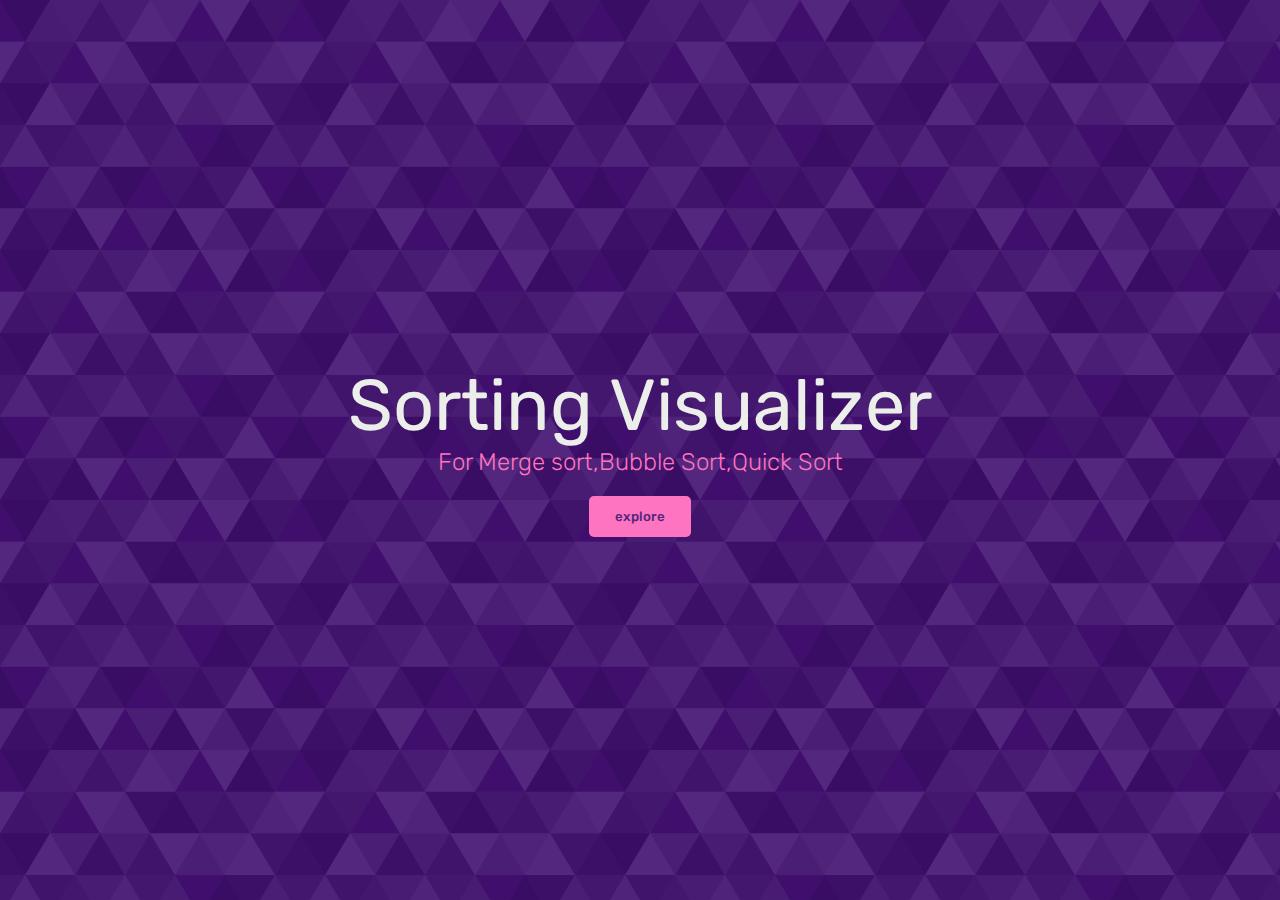
<file: index.html>
<!DOCTYPE html>
<html lang="en">
<head>
    <meta charset="UTF-8">
    <meta name="viewport" content="width=device-width, initial-scale=1.0">
    <title>Sort-ify</title>
    <link rel="stylesheet" href="landingStyles.css">
    <link href="https://fonts.googleapis.com/css2?family=Rubik:wght@300;400;500;700&display=swap" rel="stylesheet">
</head>
<style>
    #enter:hover {
        background-color: rgb(255, 139, 203);
    }
</style>
<body>


    <div class="center-piece">
        <h1>Sorting Visualizer</span></h1>
        <h3>For Merge sort,Bubble Sort,Quick Sort</h3>
        <button id="enter" onclick="window.location.href='sort.html'">explore</button>
    </div>
</body>
</html>
</file>
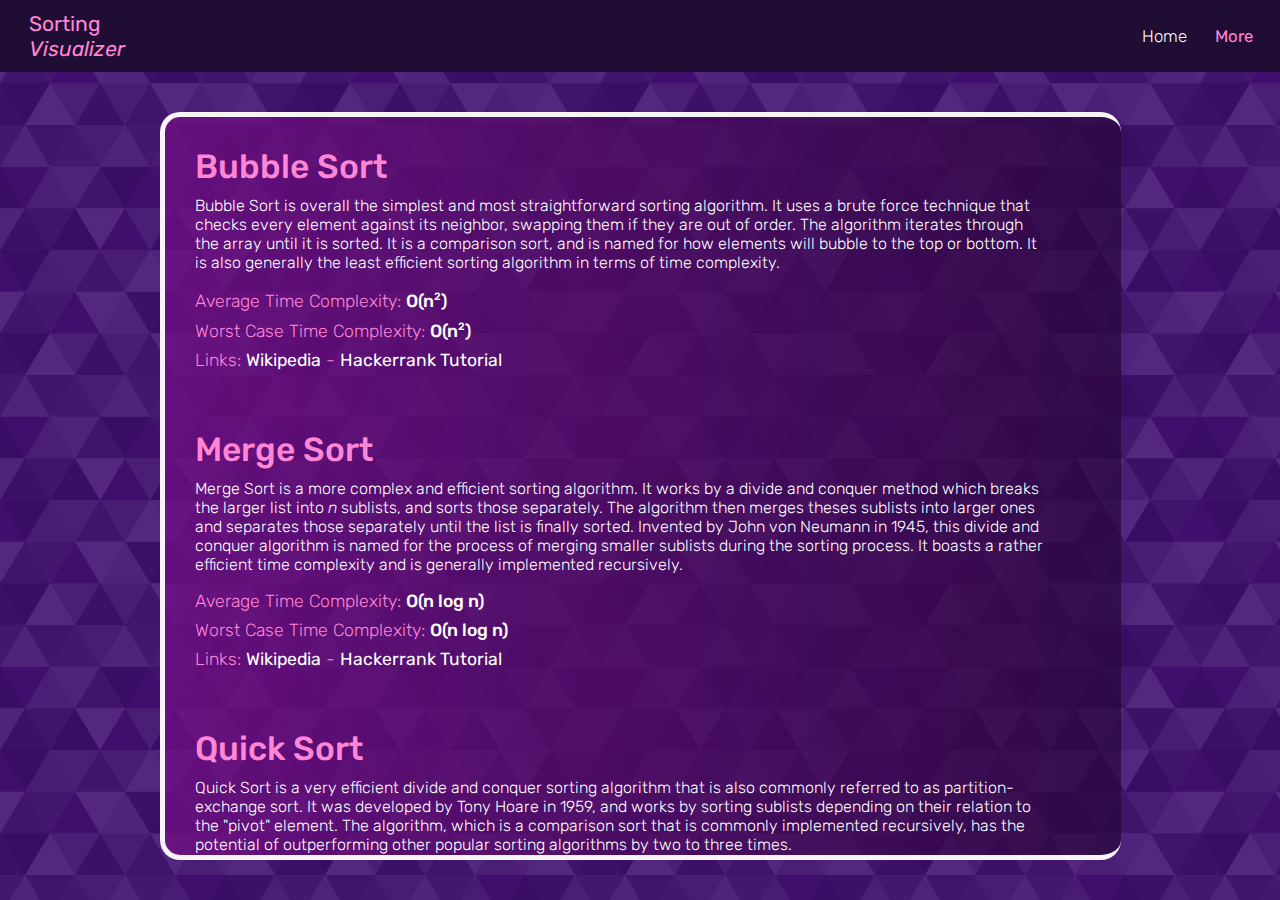
<file: more.html>
<!DOCTYPE html>
<html lang="en">
  <head>
    <meta charset="UTF-8" />
    <meta name="viewport" content="width=device-width, initial-scale=1.0" />
    <title>More Sortify</title>
    <link rel="stylesheet" href="moreStyles.css" />
    <link href="https://fonts.googleapis.com/css2?family=Rubik:wght@300;400;500;700&display=swap"rel="stylesheet"/>
  </head>
  <body>
    <div class="nav">
      <a class="brand" href="index.html"
        ><h3>Sorting<span style="font-style: oblique;"> Visualizer</span></h3></a
      >
      <div class="nbar">
        <a href="sort.html" class="navText">Home</a>
        <a href="#" class="navText activeNav">More</a>
      </div>
    </div>
    <div class="descrip-wrapper">
      <div class="sort-descrip">
        <h1 class="title">Bubble Sort</h1>
        <p class="main-description">
          Bubble Sort is overall the simplest and most straightforward sorting algorithm. 
          It uses a brute force technique that checks every element against its neighbor, 
          swapping them if they are out of order. The algorithm iterates through the array until 
          it is sorted. It is a comparison sort, and is named for how elements will 
          bubble to the top or bottom. It is also generally the least efficient sorting algorithm 
          in terms of time complexity. 
        </p>
        <p class="time-complexity">Average Time Complexity: <span>O(n<sup>2</sup>)</span></p>
        <p class="time-complexity">Worst Case Time Complexity: <span>O(n<sup>2</sup>)</span></p>
        <p class="links">Links: <a href="https://en.wikipedia.org/wiki/Bubble_sort" target="_blank">Wikipedia</a> - <a href="https://www.youtube.com/watch?v=6Gv8vg0kcHc" target="_blank">Hackerrank Tutorial</a> </p>
      </div>

      <div class="sort-descrip">
        <h1 class="title">Merge Sort</h1>
        <p class="main-description">
          Merge Sort is a more complex and efficient sorting algorithm. It works 
          by a divide and conquer method which breaks the larger list into <i>n</i>
          sublists, and sorts those separately. The algorithm then merges theses sublists
          into larger ones and separates those separately until the list is finally sorted. 
          Invented by John von Neumann in 1945, this divide and conquer algorithm is named for 
          the process of merging smaller sublists during the sorting process. It boasts a rather efficient
          time complexity and is generally implemented recursively. 
        </p>
        <p class="time-complexity">Average Time Complexity: <span>O(n log n)</span></p>
        <p class="time-complexity">Worst Case Time Complexity: <span>O(n log n)</span></p>
        <p class="links">Links: <a href="https://en.wikipedia.org/wiki/Merge_sort" target="_blank">Wikipedia</a> - <a href="https://www.youtube.com/watch?v=KF2j-9iSf4Q" target="_blank">Hackerrank Tutorial</a></p>
      </div>

      <div class="sort-descrip">
        <h1 class="title">Quick Sort</h1>
        <p class="main-description">
          Quick Sort is a very efficient divide and conquer sorting algorithm that is also 
          commonly referred to as partition-exchange sort. It was developed by
          Tony Hoare in 1959, and works by sorting sublists depending on their relation to the "pivot" element. 
          The algorithm, which is a comparison sort that is commonly implemented recursively, has the 
          potential of outperforming other popular sorting algorithms by two to three times.
        </p>
        <p class="time-complexity">Average Time Complexity: <span>O(n log n)</span></p>
        <p class="time-complexity">Worst Case Time Complexity: <span>O(n log n)</span></p>
        <p class="links">Links: <a href="https://en.wikipedia.org/wiki/Quicksort" target="_blank">Wikipedia</a> - <a href="https://www.youtube.com/watch?v=SLauY6PpjW4" target="_blank">Hackerrank Tutorial</a></p>
      </div>
    </div>
  </body>
</html>
</file>
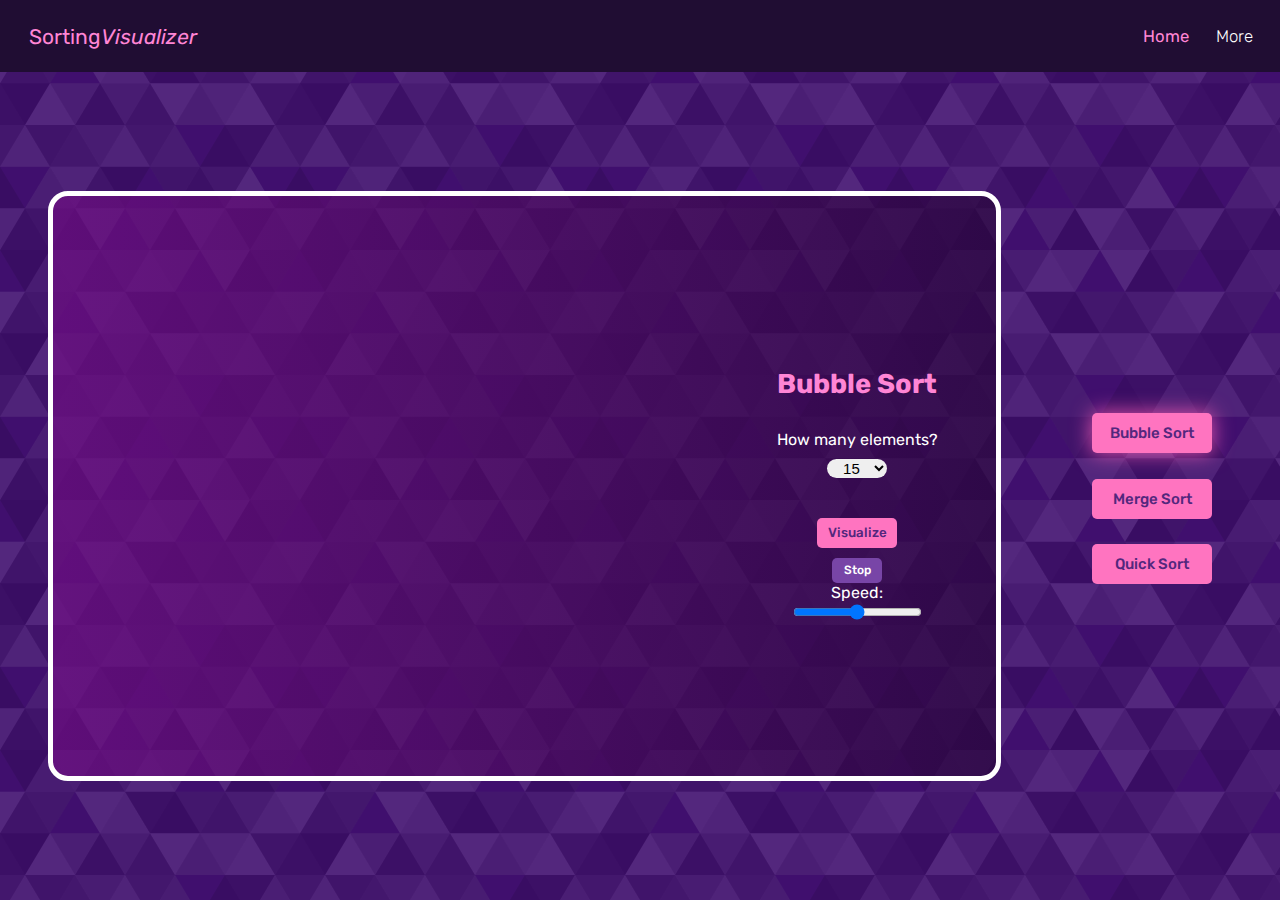
<file: sort.html>
<!DOCTYPE html>
<html lang="en">
<head>
    <meta charset="UTF-8">
    <meta name="viewport" content="width=device-width, initial-scale=1.0">
    <title>Sortify</title>
    <link rel="stylesheet" href="mainStyles.css">
    <link href="https://fonts.googleapis.com/css2?family=Rubik:wght@300;400;500;700&display=swap" rel="stylesheet">
</head>
<body>
    <div class="nav">
        <a class="brand" href="index.html"><h3>Sorting<span style="font-style: oblique;">Visualizer</span></h3></a>
        <div class="nbar">
            <a href="#" class="navText activeNav">Home</a>
            <a href="more.html" class="navText">More</a>
        </div>
    </div>
    <div class="wrap">
        <div class="left">
            <div class="inner">

            </div>
            <div class="choose">
                <h1 id="sortType"></h1>
                <label for="numElements">How many elements?</label>
                <select name="elements" id="choose">
                    <option value="15">15</option>
                    <option value="20">20</option>
                    <option value="30">30</option>
                </select>
                <button id="viz" >Visualize</button>
                <button id="stop">Stop</button>
                <label for="speed">Speed:</label>
                <input type="range" min="1" max="100" value="50" class="slider" id="speed">

            </div>
        </div>
        <div class="right">
            <button id="bubbleBtn" class="algBtn">Bubble Sort</button>
            <button id="mergeBtn" class="algBtn">Merge Sort</button>
            <button id="quickBtn" class="algBtn">Quick Sort</button>

        </div>
    </div>
    <script src="app1.js"></script>
</body>
</html>
</file>
<file: landingStyles.css>
body {
    margin: 0;
    padding: 0;
    display: flex;
    flex-direction: column;
    justify-content: center;
    align-items: center;
    height: 100vh;
    width: 100vw;
    background-color: #151515;
    background-color: #151515;
    background-color: #400f6e;
    background-color: #400f6e;
    background-image: url("data:image/svg+xml,%3Csvg xmlns='http://www.w3.org/2000/svg' width='300' height='250' viewBox='0 0 1080 900'%3E%3Cg fill-opacity='.1'%3E%3Cpolygon fill='%23444' points='90 150 0 300 180 300'/%3E%3Cpolygon points='90 150 180 0 0 0'/%3E%3Cpolygon fill='%23AAA' points='270 150 360 0 180 0'/%3E%3Cpolygon fill='%23DDD' points='450 150 360 300 540 300'/%3E%3Cpolygon fill='%23999' points='450 150 540 0 360 0'/%3E%3Cpolygon points='630 150 540 300 720 300'/%3E%3Cpolygon fill='%23DDD' points='630 150 720 0 540 0'/%3E%3Cpolygon fill='%23444' points='810 150 720 300 900 300'/%3E%3Cpolygon fill='%23FFF' points='810 150 900 0 720 0'/%3E%3Cpolygon fill='%23DDD' points='990 150 900 300 1080 300'/%3E%3Cpolygon fill='%23444' points='990 150 1080 0 900 0'/%3E%3Cpolygon fill='%23DDD' points='90 450 0 600 180 600'/%3E%3Cpolygon points='90 450 180 300 0 300'/%3E%3Cpolygon fill='%23666' points='270 450 180 600 360 600'/%3E%3Cpolygon fill='%23AAA' points='270 450 360 300 180 300'/%3E%3Cpolygon fill='%23DDD' points='450 450 360 600 540 600'/%3E%3Cpolygon fill='%23999' points='450 450 540 300 360 300'/%3E%3Cpolygon fill='%23999' points='630 450 540 600 720 600'/%3E%3Cpolygon fill='%23FFF' points='630 450 720 300 540 300'/%3E%3Cpolygon points='810 450 720 600 900 600'/%3E%3Cpolygon fill='%23DDD' points='810 450 900 300 720 300'/%3E%3Cpolygon fill='%23AAA' points='990 450 900 600 1080 600'/%3E%3Cpolygon fill='%23444' points='990 450 1080 300 900 300'/%3E%3Cpolygon fill='%23222' points='90 750 0 900 180 900'/%3E%3Cpolygon points='270 750 180 900 360 900'/%3E%3Cpolygon fill='%23DDD' points='270 750 360 600 180 600'/%3E%3Cpolygon points='450 750 540 600 360 600'/%3E%3Cpolygon points='630 750 540 900 720 900'/%3E%3Cpolygon fill='%23444' points='630 750 720 600 540 600'/%3E%3Cpolygon fill='%23AAA' points='810 750 720 900 900 900'/%3E%3Cpolygon fill='%23666' points='810 750 900 600 720 600'/%3E%3Cpolygon fill='%23999' points='990 750 900 900 1080 900'/%3E%3Cpolygon fill='%23999' points='180 0 90 150 270 150'/%3E%3Cpolygon fill='%23444' points='360 0 270 150 450 150'/%3E%3Cpolygon fill='%23FFF' points='540 0 450 150 630 150'/%3E%3Cpolygon points='900 0 810 150 990 150'/%3E%3Cpolygon fill='%23222' points='0 300 -90 450 90 450'/%3E%3Cpolygon fill='%23FFF' points='0 300 90 150 -90 150'/%3E%3Cpolygon fill='%23FFF' points='180 300 90 450 270 450'/%3E%3Cpolygon fill='%23666' points='180 300 270 150 90 150'/%3E%3Cpolygon fill='%23222' points='360 300 270 450 450 450'/%3E%3Cpolygon fill='%23FFF' points='360 300 450 150 270 150'/%3E%3Cpolygon fill='%23444' points='540 300 450 450 630 450'/%3E%3Cpolygon fill='%23222' points='540 300 630 150 450 150'/%3E%3Cpolygon fill='%23AAA' points='720 300 630 450 810 450'/%3E%3Cpolygon fill='%23666' points='720 300 810 150 630 150'/%3E%3Cpolygon fill='%23FFF' points='900 300 810 450 990 450'/%3E%3Cpolygon fill='%23999' points='900 300 990 150 810 150'/%3E%3Cpolygon points='0 600 -90 750 90 750'/%3E%3Cpolygon fill='%23666' points='0 600 90 450 -90 450'/%3E%3Cpolygon fill='%23AAA' points='180 600 90 750 270 750'/%3E%3Cpolygon fill='%23444' points='180 600 270 450 90 450'/%3E%3Cpolygon fill='%23444' points='360 600 270 750 450 750'/%3E%3Cpolygon fill='%23999' points='360 600 450 450 270 450'/%3E%3Cpolygon fill='%23666' points='540 600 630 450 450 450'/%3E%3Cpolygon fill='%23222' points='720 600 630 750 810 750'/%3E%3Cpolygon fill='%23FFF' points='900 600 810 750 990 750'/%3E%3Cpolygon fill='%23222' points='900 600 990 450 810 450'/%3E%3Cpolygon fill='%23DDD' points='0 900 90 750 -90 750'/%3E%3Cpolygon fill='%23444' points='180 900 270 750 90 750'/%3E%3Cpolygon fill='%23FFF' points='360 900 450 750 270 750'/%3E%3Cpolygon fill='%23AAA' points='540 900 630 750 450 750'/%3E%3Cpolygon fill='%23FFF' points='720 900 810 750 630 750'/%3E%3Cpolygon fill='%23222' points='900 900 990 750 810 750'/%3E%3Cpolygon fill='%23222' points='1080 300 990 450 1170 450'/%3E%3Cpolygon fill='%23FFF' points='1080 300 1170 150 990 150'/%3E%3Cpolygon points='1080 600 990 750 1170 750'/%3E%3Cpolygon fill='%23666' points='1080 600 1170 450 990 450'/%3E%3Cpolygon fill='%23DDD' points='1080 900 1170 750 990 750'/%3E%3C/g%3E%3C/svg%3E");
    font-family: 'Rubik', sans-serif;
}

.navbar {
    width: 100%;
    height: 10%;
    border-top-left-radius: 30px;
    border-top-right-radius: 30px;
    background-color: #FF85D5;
    align-self: flex-end;

}

.center-piece {
    width: 80%;
    height: 90%;
    display: flex;
    flex-direction: column;
    justify-content: center;
    align-items: center;
}

.center-piece button {
    cursor: pointer;
    margin-top: 2%;
    width: 10%;
    height: 5%;
    font-family: 'Rubik', sans-serif;
    font-weight: 500;
    background-color: rgb(255, 116, 192);
    border: 1px;
    border-radius: 5px;
    color: #53277D;
    outline: none;
}


.center-piece span {
    font-style: oblique;
}

.center-piece h1{
    color:  #ECEEEA;
    font-weight: 400;
    font-size: 4.5em;
    margin: 0;
}

.center-piece h3{
    color:  rgb(255, 116, 192);
    font-weight: 200;
    font-size: 1.5rem;
    margin: 0;
}
</file>
<file: moreStyles.css>
body {
  margin: 0;
  padding: 0;
  display: flex;
  justify-content: cet;
  flex-direction: column;
  align-items: center;
  height: 100vh;
  width: 100vw;
  background-color: #151515;
  background-color: #151515;
  background-color: #400f6e;
  background-color: #400f6e;
  background-image: url("data:image/svg+xml,%3Csvg xmlns='http://www.w3.org/2000/svg' width='300' height='250' viewBox='0 0 1080 900'%3E%3Cg fill-opacity='.1'%3E%3Cpolygon fill='%23444' points='90 150 0 300 180 300'/%3E%3Cpolygon points='90 150 180 0 0 0'/%3E%3Cpolygon fill='%23AAA' points='270 150 360 0 180 0'/%3E%3Cpolygon fill='%23DDD' points='450 150 360 300 540 300'/%3E%3Cpolygon fill='%23999' points='450 150 540 0 360 0'/%3E%3Cpolygon points='630 150 540 300 720 300'/%3E%3Cpolygon fill='%23DDD' points='630 150 720 0 540 0'/%3E%3Cpolygon fill='%23444' points='810 150 720 300 900 300'/%3E%3Cpolygon fill='%23FFF' points='810 150 900 0 720 0'/%3E%3Cpolygon fill='%23DDD' points='990 150 900 300 1080 300'/%3E%3Cpolygon fill='%23444' points='990 150 1080 0 900 0'/%3E%3Cpolygon fill='%23DDD' points='90 450 0 600 180 600'/%3E%3Cpolygon points='90 450 180 300 0 300'/%3E%3Cpolygon fill='%23666' points='270 450 180 600 360 600'/%3E%3Cpolygon fill='%23AAA' points='270 450 360 300 180 300'/%3E%3Cpolygon fill='%23DDD' points='450 450 360 600 540 600'/%3E%3Cpolygon fill='%23999' points='450 450 540 300 360 300'/%3E%3Cpolygon fill='%23999' points='630 450 540 600 720 600'/%3E%3Cpolygon fill='%23FFF' points='630 450 720 300 540 300'/%3E%3Cpolygon points='810 450 720 600 900 600'/%3E%3Cpolygon fill='%23DDD' points='810 450 900 300 720 300'/%3E%3Cpolygon fill='%23AAA' points='990 450 900 600 1080 600'/%3E%3Cpolygon fill='%23444' points='990 450 1080 300 900 300'/%3E%3Cpolygon fill='%23222' points='90 750 0 900 180 900'/%3E%3Cpolygon points='270 750 180 900 360 900'/%3E%3Cpolygon fill='%23DDD' points='270 750 360 600 180 600'/%3E%3Cpolygon points='450 750 540 600 360 600'/%3E%3Cpolygon points='630 750 540 900 720 900'/%3E%3Cpolygon fill='%23444' points='630 750 720 600 540 600'/%3E%3Cpolygon fill='%23AAA' points='810 750 720 900 900 900'/%3E%3Cpolygon fill='%23666' points='810 750 900 600 720 600'/%3E%3Cpolygon fill='%23999' points='990 750 900 900 1080 900'/%3E%3Cpolygon fill='%23999' points='180 0 90 150 270 150'/%3E%3Cpolygon fill='%23444' points='360 0 270 150 450 150'/%3E%3Cpolygon fill='%23FFF' points='540 0 450 150 630 150'/%3E%3Cpolygon points='900 0 810 150 990 150'/%3E%3Cpolygon fill='%23222' points='0 300 -90 450 90 450'/%3E%3Cpolygon fill='%23FFF' points='0 300 90 150 -90 150'/%3E%3Cpolygon fill='%23FFF' points='180 300 90 450 270 450'/%3E%3Cpolygon fill='%23666' points='180 300 270 150 90 150'/%3E%3Cpolygon fill='%23222' points='360 300 270 450 450 450'/%3E%3Cpolygon fill='%23FFF' points='360 300 450 150 270 150'/%3E%3Cpolygon fill='%23444' points='540 300 450 450 630 450'/%3E%3Cpolygon fill='%23222' points='540 300 630 150 450 150'/%3E%3Cpolygon fill='%23AAA' points='720 300 630 450 810 450'/%3E%3Cpolygon fill='%23666' points='720 300 810 150 630 150'/%3E%3Cpolygon fill='%23FFF' points='900 300 810 450 990 450'/%3E%3Cpolygon fill='%23999' points='900 300 990 150 810 150'/%3E%3Cpolygon points='0 600 -90 750 90 750'/%3E%3Cpolygon fill='%23666' points='0 600 90 450 -90 450'/%3E%3Cpolygon fill='%23AAA' points='180 600 90 750 270 750'/%3E%3Cpolygon fill='%23444' points='180 600 270 450 90 450'/%3E%3Cpolygon fill='%23444' points='360 600 270 750 450 750'/%3E%3Cpolygon fill='%23999' points='360 600 450 450 270 450'/%3E%3Cpolygon fill='%23666' points='540 600 630 450 450 450'/%3E%3Cpolygon fill='%23222' points='720 600 630 750 810 750'/%3E%3Cpolygon fill='%23FFF' points='900 600 810 750 990 750'/%3E%3Cpolygon fill='%23222' points='900 600 990 450 810 450'/%3E%3Cpolygon fill='%23DDD' points='0 900 90 750 -90 750'/%3E%3Cpolygon fill='%23444' points='180 900 270 750 90 750'/%3E%3Cpolygon fill='%23FFF' points='360 900 450 750 270 750'/%3E%3Cpolygon fill='%23AAA' points='540 900 630 750 450 750'/%3E%3Cpolygon fill='%23FFF' points='720 900 810 750 630 750'/%3E%3Cpolygon fill='%23222' points='900 900 990 750 810 750'/%3E%3Cpolygon fill='%23222' points='1080 300 990 450 1170 450'/%3E%3Cpolygon fill='%23FFF' points='1080 300 1170 150 990 150'/%3E%3Cpolygon points='1080 600 990 750 1170 750'/%3E%3Cpolygon fill='%23666' points='1080 600 1170 450 990 450'/%3E%3Cpolygon fill='%23DDD' points='1080 900 1170 750 990 750'/%3E%3C/g%3E%3C/svg%3E");
  font-family: "Rubik", sans-serif;
}

.nav {
  height: 8%;
  width: 100%;
  background-color: #200d33;
  display: flex;
  justify-content: center;
  align-items: center;
}

.navText {
  margin-right: 2.5%;
  text-decoration: none;
  color: white;
  font-weight: 300;
  font-size: 1.05em;
}

.navText:hover {
  color: rgb(220, 220, 220);
}

.brand {
  text-decoration: none;
  margin-left: 2%;
  font-size: 18px;
}

.nav h3 {
  color: #ff85d5;
  /* color: #41d6ff; */
  font-weight: 400;
  margin-left: 2%;
}

.nbar {
  width: 90%;
  height: 100%;
  display: flex;
  justify-content: flex-end;
  align-items: center;
}

.activeNav {
  color: #ff85d5;
  font-weight: 400;
}

.descrip-wrapper {
  background: linear-gradient(to right, #700e83c6, #28063ab6);
  margin-top: 40px;
  margin-bottom: 40px;
  height: 80%;
  width: 70%;
  padding: 20px 30px;
  border-radius: 20px;
  border-top: 5px solid #f5f5f5;
  border-bottom: 5px solid #f5f5f5;
  border-left: 5px solid #f5f5f5;
  display: flex;
  align-items: center;
  flex-direction: column;
  overflow-y: scroll;
}

.sort-descrip {
  margin-bottom: 50px;
}

.title {
  color: #ff85d5;
  font-weight: 500;
  font-size: 2.1rem;
  margin-bottom: 0;
  margin-top: 10px;
}

.main-description {
  width: 95%;
  color: white;
  margin-top: 10px;
  margin-bottom: 2%;
  font-weight: 200;
  font-size: 1rem;
}

.time-complexity {
  margin-top: 1%;
  margin-bottom: 1%;
  color: #ff85d5;
  font-weight: 300;
  font-size: 1.1rem;
}

.time-complexity span {
  color: white;
  font-weight: 500;
}

.time-complexity sup {
  font-size: 0.6em;
}

.links {
  width: 95%;
  color: #ff85d5;
  margin-top: 1%;
  margin-bottom: 0;
  font-weight: 200;
  font-size: 1.1rem;
}

.links a {
  text-decoration: none;
  color: white;
  font-weight: 400;
}

.links a:hover {
  color: #dfdfdf;
}

.descrip-wrapper::-webkit-scrollbar-track {
  -webkit-box-shadow: inset 0 0 6px rgba(0, 0, 0, 0.3);
  box-shadow: 0 0 6px rgba(0, 0, 0, 0.3);
  background-color: #f5f5f5;
  border-radius: 20px;
}

.descrip-wrapper::-webkit-scrollbar {
  border-radius: 20px;
  width: 10px;
  background-color: #f5f5f5;
}

.descrip-wrapper::-webkit-scrollbar-thumb {
  border-radius: 20px;
  background-color: rgb(195, 0, 255);
  background-image: -webkit-linear-gradient(
    45deg,
    rgba(255, 255, 255, 0.2) 25%,
    transparent 25%,
    transparent 50%,
    rgba(255, 255, 255, 0.2) 50%,
    rgba(255, 255, 255, 0.2) 75%,
    transparent 75%,
    transparent
  );
}
</file>
<file: mainStyles.css>
body {
  margin: 0;
  padding: 0;
  display: flex;
  flex-direction: column;
  justify-content: center;
  align-items: center;
  height: 100vh;
  width: 100vw;
  background-color: #151515;
  background-color: #151515;
  background-color: #400f6e;
  background-color: #400f6e;
  background-image: url("data:image/svg+xml,%3Csvg xmlns='http://www.w3.org/2000/svg' width='300' height='250' viewBox='0 0 1080 900'%3E%3Cg fill-opacity='.1'%3E%3Cpolygon fill='%23444' points='90 150 0 300 180 300'/%3E%3Cpolygon points='90 150 180 0 0 0'/%3E%3Cpolygon fill='%23AAA' points='270 150 360 0 180 0'/%3E%3Cpolygon fill='%23DDD' points='450 150 360 300 540 300'/%3E%3Cpolygon fill='%23999' points='450 150 540 0 360 0'/%3E%3Cpolygon points='630 150 540 300 720 300'/%3E%3Cpolygon fill='%23DDD' points='630 150 720 0 540 0'/%3E%3Cpolygon fill='%23444' points='810 150 720 300 900 300'/%3E%3Cpolygon fill='%23FFF' points='810 150 900 0 720 0'/%3E%3Cpolygon fill='%23DDD' points='990 150 900 300 1080 300'/%3E%3Cpolygon fill='%23444' points='990 150 1080 0 900 0'/%3E%3Cpolygon fill='%23DDD' points='90 450 0 600 180 600'/%3E%3Cpolygon points='90 450 180 300 0 300'/%3E%3Cpolygon fill='%23666' points='270 450 180 600 360 600'/%3E%3Cpolygon fill='%23AAA' points='270 450 360 300 180 300'/%3E%3Cpolygon fill='%23DDD' points='450 450 360 600 540 600'/%3E%3Cpolygon fill='%23999' points='450 450 540 300 360 300'/%3E%3Cpolygon fill='%23999' points='630 450 540 600 720 600'/%3E%3Cpolygon fill='%23FFF' points='630 450 720 300 540 300'/%3E%3Cpolygon points='810 450 720 600 900 600'/%3E%3Cpolygon fill='%23DDD' points='810 450 900 300 720 300'/%3E%3Cpolygon fill='%23AAA' points='990 450 900 600 1080 600'/%3E%3Cpolygon fill='%23444' points='990 450 1080 300 900 300'/%3E%3Cpolygon fill='%23222' points='90 750 0 900 180 900'/%3E%3Cpolygon points='270 750 180 900 360 900'/%3E%3Cpolygon fill='%23DDD' points='270 750 360 600 180 600'/%3E%3Cpolygon points='450 750 540 600 360 600'/%3E%3Cpolygon points='630 750 540 900 720 900'/%3E%3Cpolygon fill='%23444' points='630 750 720 600 540 600'/%3E%3Cpolygon fill='%23AAA' points='810 750 720 900 900 900'/%3E%3Cpolygon fill='%23666' points='810 750 900 600 720 600'/%3E%3Cpolygon fill='%23999' points='990 750 900 900 1080 900'/%3E%3Cpolygon fill='%23999' points='180 0 90 150 270 150'/%3E%3Cpolygon fill='%23444' points='360 0 270 150 450 150'/%3E%3Cpolygon fill='%23FFF' points='540 0 450 150 630 150'/%3E%3Cpolygon points='900 0 810 150 990 150'/%3E%3Cpolygon fill='%23222' points='0 300 -90 450 90 450'/%3E%3Cpolygon fill='%23FFF' points='0 300 90 150 -90 150'/%3E%3Cpolygon fill='%23FFF' points='180 300 90 450 270 450'/%3E%3Cpolygon fill='%23666' points='180 300 270 150 90 150'/%3E%3Cpolygon fill='%23222' points='360 300 270 450 450 450'/%3E%3Cpolygon fill='%23FFF' points='360 300 450 150 270 150'/%3E%3Cpolygon fill='%23444' points='540 300 450 450 630 450'/%3E%3Cpolygon fill='%23222' points='540 300 630 150 450 150'/%3E%3Cpolygon fill='%23AAA' points='720 300 630 450 810 450'/%3E%3Cpolygon fill='%23666' points='720 300 810 150 630 150'/%3E%3Cpolygon fill='%23FFF' points='900 300 810 450 990 450'/%3E%3Cpolygon fill='%23999' points='900 300 990 150 810 150'/%3E%3Cpolygon points='0 600 -90 750 90 750'/%3E%3Cpolygon fill='%23666' points='0 600 90 450 -90 450'/%3E%3Cpolygon fill='%23AAA' points='180 600 90 750 270 750'/%3E%3Cpolygon fill='%23444' points='180 600 270 450 90 450'/%3E%3Cpolygon fill='%23444' points='360 600 270 750 450 750'/%3E%3Cpolygon fill='%23999' points='360 600 450 450 270 450'/%3E%3Cpolygon fill='%23666' points='540 600 630 450 450 450'/%3E%3Cpolygon fill='%23222' points='720 600 630 750 810 750'/%3E%3Cpolygon fill='%23FFF' points='900 600 810 750 990 750'/%3E%3Cpolygon fill='%23222' points='900 600 990 450 810 450'/%3E%3Cpolygon fill='%23DDD' points='0 900 90 750 -90 750'/%3E%3Cpolygon fill='%23444' points='180 900 270 750 90 750'/%3E%3Cpolygon fill='%23FFF' points='360 900 450 750 270 750'/%3E%3Cpolygon fill='%23AAA' points='540 900 630 750 450 750'/%3E%3Cpolygon fill='%23FFF' points='720 900 810 750 630 750'/%3E%3Cpolygon fill='%23222' points='900 900 990 750 810 750'/%3E%3Cpolygon fill='%23222' points='1080 300 990 450 1170 450'/%3E%3Cpolygon fill='%23FFF' points='1080 300 1170 150 990 150'/%3E%3Cpolygon points='1080 600 990 750 1170 750'/%3E%3Cpolygon fill='%23666' points='1080 600 1170 450 990 450'/%3E%3Cpolygon fill='%23DDD' points='1080 900 1170 750 990 750'/%3E%3C/g%3E%3C/svg%3E");
  font-family: "Rubik", sans-serif;
}

.nav {
  height: 8%;
  width: 100%;
  background-color: #200d33;
  display: flex;
  justify-content: center;
  align-items: center;
}

.navText {
  margin-right: 2.5%;
  text-decoration: none;
  color: white;
  font-weight: 300;
  font-size: 1.05em;
}

.navText:hover {
  color: rgb(220, 220, 220);
}

.brand {
  text-decoration: none;
  margin-left: 2%;
  font-size: 18px;
}

.nav h3 {
  color: #ff85d5;
  /* color: #41d6ff; */
  font-weight: 400;
  margin-left: 2%;
}

.nbar {
  width: 90%;
  height: 100%;
  display: flex;
  justify-content: flex-end;
  align-items: center;
}
.wrap {
  width: 100%;
  display: grid;
  grid-template-columns: 80% 20%;
  height: 92%;
}

.left {
  height: 70%;
  background: linear-gradient(to right, #700e83ad, #28063aab);
  /* background-color: #3C1066; */
  width: 92%;
  border: 5px solid white;
  border-radius: 20px;
  display: grid;
  grid-template-columns: 74% 24%;
  column-gap: 2%;
  margin-left: 25px;

  justify-self: center;
  align-self: center;
}

.choose{
  margin-right: 50px;
  display: flex;
  flex-direction: column;
  justify-content: center;
  align-items: center;
  height: 90%;
  width: 100%;
  /* border: 1px solid white; */
  align-self: center;
  justify-self: center;
}

.inner {
  margin-top: 15px;
  height: 90%;
  display: inline-flex;
  align-items: flex-end;
  justify-self: center;
  align-self: center;
  width: auto;
  border-radius: 3px;
  padding: 3px;
  /* border: 1px solid white; */
}

#stop {
  margin-top: 10px;
  font-size: 12px;
  width: 50px;
  height: 25px;
  font-weight: 300px;
  background-color: #7845a7;
  color: white;
}

#stop:hover {
  background-color: #512a75;
}

label {
  color: white;
  text-align: center;
}

select{
  width: 60px;
  outline: none;
  font-size: 15px;
  border-radius: 10px;
  border: none;
  padding: 0 5px;
  margin: 10px 0;
  margin-bottom: 35px;
}


option {
  text-align: center;
  font-weight: 400;
  font-family: 'Rubik', sans-serif;
}

.choose button{
  cursor: pointer;
  margin-top: 2%;
  width: 80px;
  height: 30px;
  font-family: 'Rubik', sans-serif;
  font-weight: 500;
  background-color: rgb(255, 116, 192);
  border: 1px;
  border-radius: 5px;
  color: #53277D;
  outline: none;
}

.choose button:hover{
  background-color: rgb(255, 139, 203);
}

.bar {
  min-width: 15px;
  max-width: 100px;
  background-color: #ff85d5;
  margin-right: 7px;
  border-top-left-radius: 3px;
  border-top-right-radius: 3px;
}
.bar:last-child {
  margin-right: 0;
}

#sortType{
  font-size: 1.7rem;
  color: #ff85d5;
  text-align: center;
  margin-bottom: 30px;
}

.arr-val{
  color: #400f6e;
  text-align: center;
  font-size: 70%;
  font-weight: 600;
}

.right {
  width: 100%;
  /* border: 1px solid white; */
  display: flex;
  flex-direction: column;
  justify-content: center;
  align-items: center;
}

.algBtn {
  cursor: pointer;
  margin-top: 10%;
  width: 120px;
  height: 40px;
  font-family: 'Rubik', sans-serif;
  font-size: 15px;
  font-weight: 500;
  background-color: rgb(255, 116, 192);
  border: 5px;
  border-radius: 5px;
  color: #53277D;
  outline: none;
}

.algBtn:hover{
  background-color: rgb(255, 139, 203);
}

/* box-shadow: 0px 0px 20px 1px rgb(255, 96, 184); */

.activeNav {
  color: #ff85d5;
  font-weight: 400;
}
</file>
